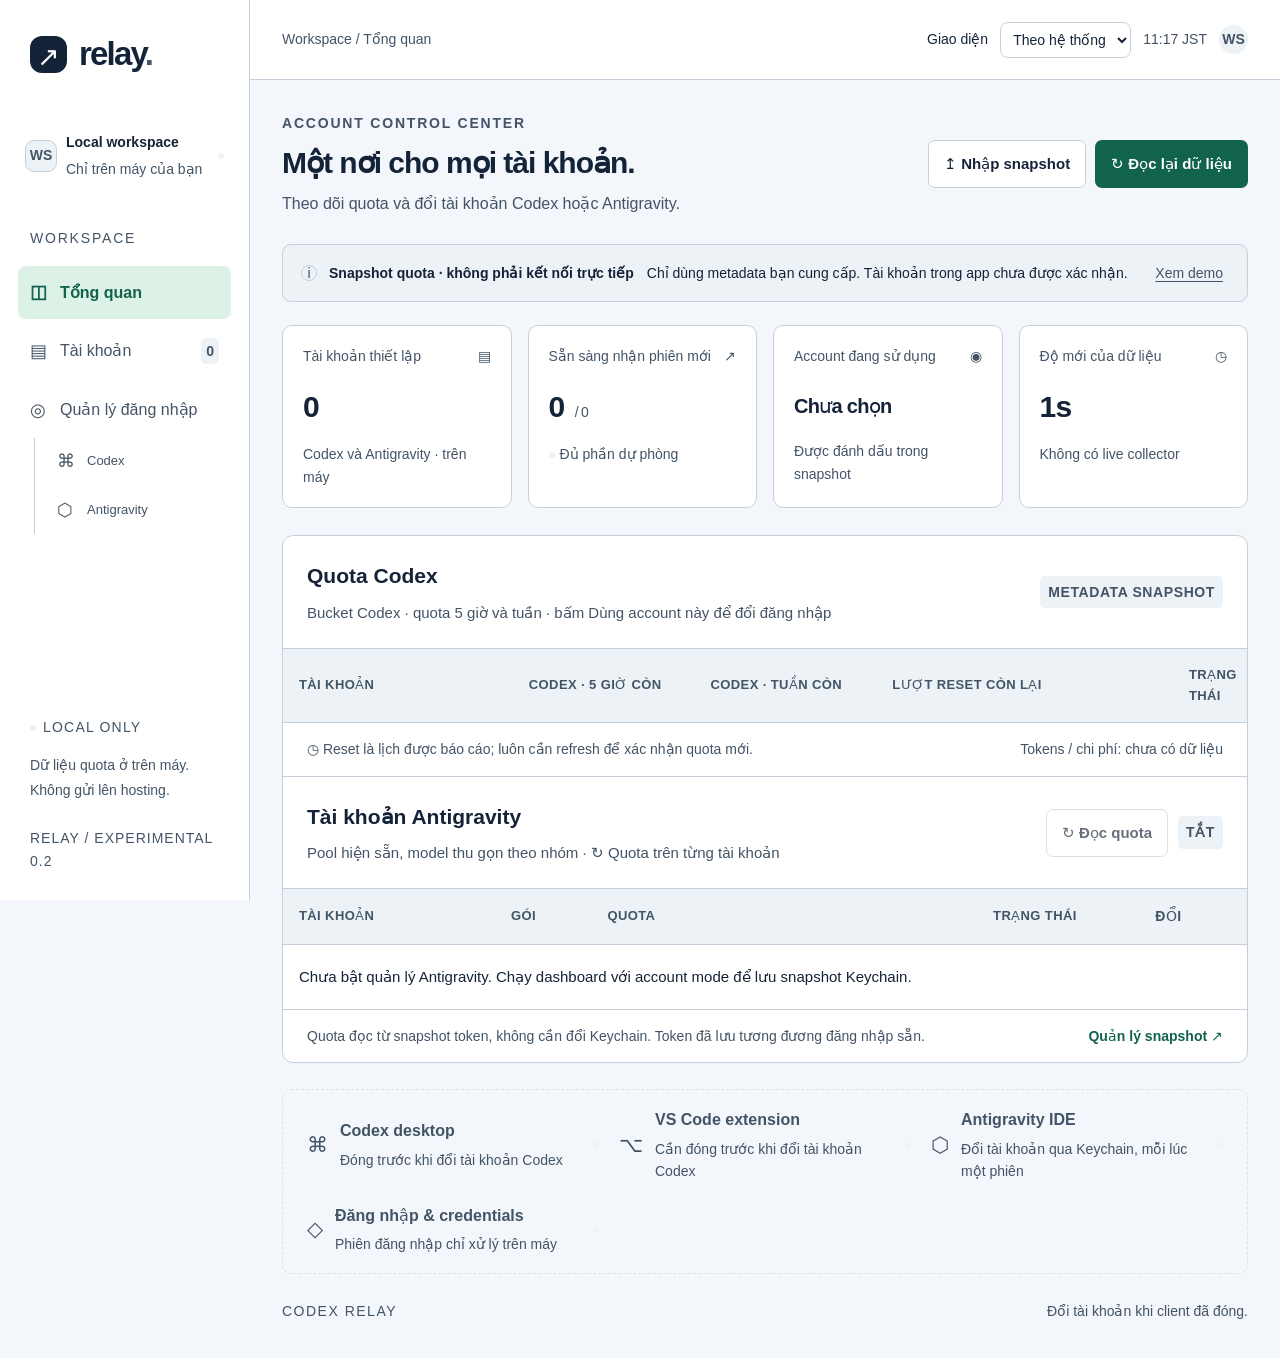
<file: Codex Relay.html>
<!doctype html>
<html lang="vi"><head><meta charset="utf-8"><meta http-equiv="Content-Security-Policy" content="default-src 'none'; script-src 'nonce-qEM3jAgRSEkEMNfBSomkqkdBoLhnMACe'; style-src 'unsafe-inline'; connect-src 'none'; base-uri 'none'; form-action 'none'"><meta name="viewport" content="width=device-width,initial-scale=1"><title>Codex Relay · Quota</title><style>:root{--ink:#192b2a;--muted:#7e8b88;--line:#e7ece9;--teal:#166c56;--mint:#e6f3eb;--bg:#f6f8f6;--amber:#bb7d30}*{box-sizing:border-box}html{scroll-behavior:smooth}body{margin:0;background:var(--bg);font:14px -apple-system,BlinkMacSystemFont,"Segoe UI",sans-serif;color:var(--ink)}button,input{font:inherit}button,a,input{touch-action:manipulation}button{cursor:pointer}button:focus-visible,a:focus-visible,input:focus-visible{outline:3px solid #49a68d;outline-offset:4px}a{text-decoration:none;color:inherit}.sidebar{width:230px;background:var(--surface);position:fixed;inset:0 auto 0 0;border-right:1px solid var(--line);padding:36px 22px;display:flex;flex-direction:column}.brand{display:flex;gap:12px;align-items:center;font-size:33px;font-weight:750;letter-spacing:-1.8px;padding:0 12px}.brand-icon{display:grid;place-items:center;background:var(--ink);color:var(--on-accent);border-radius:12px;width:37px;height:37px;font-size:27px;font-weight:400;letter-spacing:0}.brand-dot{color:var(--muted)}.workspace{margin:38px 0 34px;padding:12px 7px;display:flex;align-items:center;gap:9px;font-size:14px;font-weight:600}.workspace-icon{background:var(--surface-alt);border:1px solid var(--line);display:grid;place-items:center;width:32px;height:32px;border-radius:9px;font-size:14px;color:var(--muted)}.workspace small{display:block;color:var(--muted);font-size:14px;margin-top:5px;font-weight:400}.online,.small-dot{width:6px;height:6px;display:inline-block;background:var(--surface-alt);border-radius:50%}.workspace>.online{margin-left:auto}.nav-label{font-size:14px;letter-spacing:1.8px;color:var(--muted);margin:0 12px 17px}nav{display:grid;gap:6px}nav a{padding:13px 13px;border-radius:8px;color:var(--muted);font-size:14px;display:flex;gap:12px;align-items:center}nav a>span{font-size:18px;width:18px}nav a.selected{background:var(--surface-alt);color:var(--muted);font-weight:650}nav a.open{color:var(--ink);font-weight:650}.nav-group{display:flex;flex-direction:column;gap:2px}.nav-sub{display:flex;flex-direction:column;gap:2px;margin:0 0 4px 16px;padding-left:10px;border-left:1px solid var(--line)}.nav-sub a{padding:9px 12px;font-size:13px}nav b{margin-left:auto;background:var(--surface-alt);border-radius:5px;font-size:14px;padding:2px 5px}.sidebar-bottom{margin-top:auto;padding:16px 12px 0}.local-badge{font-size:14px;letter-spacing:1.2px;color:var(--muted);display:flex;align-items:center;gap:7px}.sidebar-bottom p{font-size:14px;line-height:1.8;color:var(--muted)}.version{display:block;font-size:14px;letter-spacing:1px;margin-top:24px;color:var(--muted)}main{margin-left:230px}header{height:76px;border-bottom:1px solid var(--line);display:flex;justify-content:space-between;align-items:center;padding:0 42px;background:var(--surface)}.breadcrumb{font-size:14px;color:var(--muted)}.breadcrumb span{margin:0 12px;color:var(--muted)}.header-right{display:flex;gap:23px;align-items:center;font-size:14px;color:var(--muted)}.avatar{width:29px;height:29px;border-radius:50%;background:var(--surface-alt);color:var(--muted);display:grid;place-items:center;font-size:14px;font-weight:650}.page{padding:38px 42px 20px;max-width:1600px;margin:auto}.heading{display:flex;justify-content:space-between;align-items:center;gap:20px;margin-bottom:28px}.eyebrow{font-size:14px;letter-spacing:1.8px;font-weight:700;color:var(--muted)}.heading h1{font-size:29px;letter-spacing:-1px;font-weight:600;margin:10px 0 9px}.heading p{font-size:14px;color:var(--muted);margin:0}.heading-actions{display:flex;gap:9px}.button{border:1px solid transparent;border-radius:7px;padding:11px 15px;font-size:14px;font-weight:550;white-space:nowrap;transition:background .15s}.primary{background:var(--teal);color:var(--on-accent)}.primary:hover{background:var(--surface-alt)}.secondary{border-color:var(--line);background:var(--surface);color:var(--muted)}.secondary:hover{background:var(--surface-alt)}.notice{display:flex;align-items:center;gap:12px;padding:15px 18px;background:var(--surface-alt);border:1px solid var(--line);border-radius:9px;margin-bottom:23px}.notice-icon{color:var(--muted);border:1px solid var(--line);border-radius:50%;font-size:14px;width:16px;height:16px;text-align:center;line-height:14px;flex-shrink:0}.notice strong{font-size:14px;margin-right:13px;color:var(--muted)}.notice div>span{font-size:14px;color:var(--muted)}.text-button{margin-left:auto;flex-shrink:0;background:none;border:0;color:var(--muted);font-size:14px;text-decoration:underline;text-underline-offset:3px}.metrics{display:grid;grid-template-columns:repeat(4,minmax(0,1fr));gap:16px;margin-bottom:27px}.metrics article{background:var(--surface);border:1px solid var(--line);border-radius:10px;padding:19px 20px}.metric-label{font-size:14px;color:var(--muted);display:flex;justify-content:space-between}.metric-label>span{color:var(--muted)}.metric-value{font-size:29px;font-weight:550;letter-spacing:-.7px;margin:16px 0 12px;font-variant-numeric:tabular-nums}.metric-value small{font-size:14px;color:var(--muted);font-weight:400;margin-left:7px}.metric-value.account-name{font-size:25px}.metric-footer{font-size:14px;color:var(--muted);display:flex;align-items:center;gap:5px}.panel{background:var(--surface);border:1px solid var(--line);border-radius:11px;overflow:hidden}.panel-heading{padding:23px 24px;display:flex;justify-content:space-between;align-items:center;gap:15px}.panel-heading h2{font-size:15px;font-weight:600;margin:0 0 8px}.panel-heading p{font-size:14px;color:var(--muted);margin:0}.chip{border-radius:5px;padding:5px 8px;font-size:14px;font-weight:650;letter-spacing:.6px;white-space:nowrap}.neutral{background:var(--surface-alt);color:var(--muted)}.mint{background:var(--mint);color:var(--muted)}.amber-chip{background:var(--surface-alt);color:var(--muted)}.blue-chip{background:var(--surface-alt);color:var(--muted)}.table-scroll{overflow:auto}table{border-collapse:collapse;width:100%;table-layout:fixed;text-align:left}thead{background:var(--surface-alt)}th{font-size:14px;color:var(--muted);font-weight:550;letter-spacing:.8px;padding:13px 24px;border-top:1px solid var(--line);border-bottom:1px solid var(--line)}th:first-child{width:25%}th:nth-child(2),th:nth-child(3){width:24%}th:nth-child(4){width:17%}th:last-child{width:10%;padding-left:0;text-align:center}.last-col{font-size:14px}td{padding:21px 24px;border-bottom:1px solid #f0f3ee;vertical-align:middle}tr.current{background:var(--surface-alt)}.account-cell{display:flex;gap:11px;align-items:center}.account-icon{width:32px;height:32px;border-radius:10px;display:grid;place-items:center;background:var(--surface-alt);color:var(--muted);font-size:14px;font-weight:600;flex-shrink:0}.account-cell strong{font-size:14px;display:block;font-weight:600}.account-cell small{display:block;color:var(--muted);font-size:14px;margin-top:6px}.account-top{display:flex;align-items:center;gap:7px}.mini-active{width:5px;height:5px;background:var(--surface-alt);border-radius:50%}.quota-top{display:flex;justify-content:space-between;align-items:baseline;gap:4px}.quota-top strong{font-size:14px;font-weight:550;font-variant-numeric:tabular-nums}.quota-top span{font-size:14px;color:var(--muted)}.bar{height:4px;background:var(--surface-alt);border-radius:5px;overflow:hidden;margin:8px 0}.bar-fill{height:100%;background:var(--surface-alt);border-radius:5px}.bar-fill.warning{background:var(--surface-alt)}.bar-fill.low{background:var(--surface-alt)}.quota-reset{font-size:14px;color:var(--muted)}.quota-unknown{color:var(--muted);font-size:14px}.row-state{display:flex;align-items:center;gap:5px;font-size:14px;color:var(--muted)}.row-state.amber{color:var(--muted)}.row-state.active{color:var(--muted)}.toggle-cell{text-align:center;padding:18px 12px}.toggle{appearance:none;width:29px;height:17px;background:var(--surface-alt);border-radius:20px;position:relative;cursor:pointer;vertical-align:middle;transition:.2s}.toggle:checked{background:var(--surface-alt)}.toggle:before{content:"";height:11px;width:11px;background:var(--surface);border-radius:50%;position:absolute;top:3px;left:3px;box-shadow:0 1px 2px #0002;transition:.2s}.toggle:checked:before{transform:translateX(12px)}.table-footer{display:flex;justify-content:space-between;padding:15px 24px;gap:10px;font-size:14px;color:var(--muted)}.bottom-grid{display:grid;grid-template-columns:1.2fr 1fr;gap:22px;margin-top:23px}.strategy-panel .panel-heading{padding-bottom:18px}.strategy-panel h2{font-size:18px;margin:10px 0 0;letter-spacing:-.4px}.strategy-tabs{display:flex;margin:0 24px;background:var(--surface-alt);border-radius:7px;padding:4px;gap:4px}.strategy-tabs button{flex:1;border:0;background:none;padding:9px 5px;font-size:14px;color:var(--muted);border-radius:5px}.strategy-tabs button.active{background:var(--surface);box-shadow:0 1px 4px #1d402a12;color:var(--muted);font-weight:650}.strategy-description{font-size:14px;line-height:1.8;color:var(--muted);margin:14px 24px 20px;min-height:35px}.setting{padding:0 24px;margin-bottom:22px}.setting label{display:flex;justify-content:space-between;font-size:14px;color:var(--muted);gap:10px}.setting strong{font-size:14px;color:var(--muted);font-weight:550}.setting input{width:100%;margin:15px 0 7px;accent-color:#4d8b65;cursor:pointer;height:4px}.range-labels{display:flex;justify-content:space-between;font-size:14px;color:var(--muted)}.policy-summary{margin:0 24px 15px;font-size:14px;color:var(--muted);background:var(--surface-alt);border:1px solid var(--line);border-radius:7px;line-height:1.8;padding:12px 15px}.method-note{padding:0 24px 22px;color:var(--muted);font-size:14px;line-height:1.7}.decision-panel{background:var(--surface-alt);border-color:var(--line)}.decision-panel .panel-heading{padding-bottom:12px}.signal{color:var(--muted);font-size:20px}.decision-panel>h2{font-size:22px;font-weight:550;letter-spacing:-.5px;margin:0 24px 10px}.decision-panel>p{font-size:14px;line-height:1.8;color:var(--muted);margin:0 24px 20px}.route{margin:0 24px 22px;border:1px solid var(--line);border-radius:9px;background:var(--surface-alt);padding:17px 19px;display:flex;align-items:center;justify-content:space-between}.route-label{display:block;font-size:14px;letter-spacing:1.1px;color:var(--muted);margin-bottom:8px}.route strong{font-size:16px;font-weight:550;color:var(--muted)}.route-arrow{color:var(--muted);font-size:20px}.ranking-label{font-size:14px;letter-spacing:1px;color:var(--muted);margin:0 24px 10px}#ranking{margin:0 24px 18px}.rank{display:flex;align-items:center;gap:8px;padding:8px 0;border-bottom:1px solid #e2eadf;font-size:14px;color:var(--muted)}.rank-number{font-size:14px;width:13px;color:var(--muted)}.rank-score{margin-left:auto;font-size:14px}.full{display:flex;width:calc(100% - 48px);justify-content:space-between;margin:0 24px 12px}.execution-note{text-align:center;color:var(--muted);font-size:14px;padding:0 16px 23px;line-height:1.6}.execution-note strong{font-weight:500;color:var(--muted)}.connections{display:grid;grid-template-columns:repeat(3,1fr);gap:20px;margin-top:26px;border:1px dashed #dce4d9;border-radius:9px;padding:17px 24px}.connections>div{display:flex;gap:12px;align-items:center}.connections>div>span:first-child{font-size:21px;color:var(--muted)}.connections strong{display:block;font-size:14px;font-weight:550;color:var(--muted)}.connections small{font-size:14px;color:var(--muted);display:block;margin-top:5px}.status-dot{width:5px;height:5px;border-radius:50%;margin-left:auto}.status-dot.amber{background:var(--surface-alt)}.status-dot.green{background:var(--surface-alt)}footer{display:flex;justify-content:space-between;color:var(--muted);font-size:14px;letter-spacing:1.5px;padding:26px 0 4px}footer span{letter-spacing:0;font-size:14px}.error{padding:12px 16px;color:var(--muted);background:var(--surface-alt);border:1px solid var(--line);border-radius:8px;font-size:14px;margin-bottom:18px}dialog{border:1px solid var(--line);border-radius:14px;max-width:600px;width:calc(100% - 32px);padding:26px;box-shadow:0 20px 80px #12332130;color:var(--ink)}dialog::backdrop{background:var(--surface-alt);backdrop-filter:blur(3px)}.dialog-header{display:flex;justify-content:space-between;align-items:center}.dialog-header h2{font-size:22px;font-weight:550}.icon-button{background:none;border:0;font-size:26px;color:var(--muted);padding:8px}#plan-content p{font-size:14px;line-height:1.8;color:var(--muted)}#plan-content ol{padding-left:25px}#plan-content li{padding:9px 0 9px 8px;font-size:14px;line-height:1.6}.dialog-footer{display:flex;justify-content:flex-end;gap:10px;border-top:1px solid var(--line);padding-top:20px;margin-top:18px}button:disabled{opacity:.45;cursor:default}
@media(min-width:1600px){.page{padding-top:45px}}@media(max-width:1200px){.sidebar{width:190px;padding-left:16px;padding-right:16px}main{margin-left:190px}.page{padding:30px 25px}header{padding:0 25px}.heading h1{font-size:25px}.metrics{gap:10px}.metrics article{padding:16px 14px}.heading-actions{flex-direction:column}.notice div>span{display:block;margin-top:5px}td,th{padding-left:15px;padding-right:15px}.table-footer{font-size:14px}.connections{padding:15px}}@media(max-width:900px){.nav-sub{margin-left:0;padding-left:0;border-left:0}.sidebar{width:72px;padding:27px 12px}.brand{padding:0;font-size:0}.brand-icon{font-size:25px}.workspace,.nav-label,.sidebar-bottom{display:none}nav{margin-top:40px}nav a{font-size:0;padding:12px;gap:0}nav a>span{font-size:20px}nav b{display:none}main{margin-left:72px}.metrics{grid-template-columns:repeat(2,1fr)}.bottom-grid{grid-template-columns:1fr}.connections{grid-template-columns:1fr;gap:18px}.connections>div{max-width:350px}.heading{align-items:flex-start}.heading h1{font-size:24px}table{min-width:730px}.heading-actions{flex-direction:row}.heading-actions .button{font-size:0}.heading-actions .button:first-letter{font-size:17px}.table-footer{flex-direction:column}.notice{align-items:flex-start}.notice strong{line-height:1.7}.text-button{margin-top:3px}}@media(max-width:540px){.sidebar{display:none}main{margin-left:0}.page{padding:25px 16px}header{height:55px;padding:0 16px}.heading{gap:10px}.heading h1{font-size:21px;line-height:1.3}.heading p{font-size:14px;line-height:1.7}.eyebrow{font-size:14px;letter-spacing:1.2px}.heading-actions{gap:5px}.heading-actions .button{padding:9px}.metrics article{padding:16px 13px}.metric-label{font-size:14px}.metric-value{font-size:25px}.metric-footer{font-size:14px}.panel-heading{padding:20px}.panel-heading p{font-size:14px;line-height:1.6}.notice{padding:12px;gap:8px}.notice div>span{font-size:14px;line-height:1.6}.notice strong{font-size:14px}.text-button{font-size:14px}footer{gap:20px;font-size:14px}footer span{font-size:14px;line-height:1.6}.strategy-tabs,.route,#ranking{margin-left:20px;margin-right:20px}.setting{padding:0 20px}}

.account-help{font-size:14px;line-height:1.8;color:var(--muted)}.capture-controls{display:flex;flex-wrap:wrap;gap:10px;align-items:center;padding:15px 0}.capture-controls label{width:100%;font-size:14px}.capture-controls input{padding:10px;border:1px solid var(--line);border-radius:6px;min-width:160px;flex:1}.saved-account{display:flex;justify-content:space-between;gap:15px;align-items:center;border-top:1px solid #e7ece9;padding:16px 0}.saved-account strong{display:block;font-size:14px}.saved-account small{display:block;color:var(--muted);font-size:14px;margin-top:6px}

.metric-value.account-name{font-size:16px;overflow:hidden;text-overflow:ellipsis;white-space:nowrap;padding-top:7px;padding-bottom:6px}.account-cell strong,.route strong{overflow-wrap:anywhere}#account-dialog{max-width:820px}.saved-account{display:grid;grid-template-columns:minmax(150px,1fr) minmax(180px,1.15fr) auto;gap:14px}.saved-details{min-width:0;overflow-wrap:anywhere}.saved-details .chip{display:inline-block;margin-top:8px}.alias-editor{display:flex;gap:6px}.alias-editor input{min-width:0;width:100%;padding:9px;border:1px solid var(--line);border-radius:6px;font:inherit;font-size:14px}.account-actions{display:flex;flex-wrap:wrap;gap:6px;justify-content:flex-end}.danger-outline{background:var(--surface);border-color:var(--line);color:var(--muted)}.danger{background:var(--surface-alt);color:var(--on-accent)}.login-status{display:flex;flex-wrap:wrap;gap:10px;align-items:center;padding:14px;background:var(--surface-alt);border-radius:8px;font-size:14px;line-height:1.7;margin-bottom:12px}.login-status[hidden]{display:none}.login-status>span{width:100%}@media(max-width:740px){.saved-account{grid-template-columns:1fr}.account-actions{justify-content:flex-start}.metric-value.account-name{font-size:14px}}

.account-refresh{margin-top:8px;padding:5px 10px;font-size:14px}.quota-countdown{font-variant-numeric:tabular-nums;margin-top:5px}
.use-account{white-space:nowrap;min-height:36px;padding:8px 12px}
.quota-block{margin:0 0 14px}.quota-block:last-child{margin-bottom:0}
.quota-block .quota-top strong{font-size:18px}
#antigravity-accounts-table .account-actions{flex-direction:column;align-items:stretch;gap:8px;margin-top:0}

.rotation-runner{margin-top:24px}.runner-content{padding:0 24px 24px}.runner-actions{display:flex;gap:10px;flex-wrap:wrap}.rotation-option{display:flex;gap:10px;margin:18px 0;line-height:1.6}#rotation-dialog{max-width:820px}#rotation-sessions{max-height:320px;overflow:auto}.rotation-session{display:flex;align-items:flex-start;gap:10px;padding:12px 0;border-bottom:1px solid var(--line)}.rotation-session small{display:block;color:var(--muted);overflow-wrap:anywhere;margin-top:5px}.handoff-artifact{display:block;margin-top:12px;overflow-wrap:anywhere}.runner-content p{line-height:1.7}#rotation-artifacts code{user-select:all}

.managed-workflow{border-top:1px solid var(--line);padding:16px 0;margin-top:16px}.managed-workflow summary{cursor:pointer;font-weight:600}.binding-row{overflow-wrap:anywhere}.binding-row small,.binding-row code{display:block;font-size:14px;margin-top:4px}.managed-workflow input,.managed-workflow select{max-width:100%;padding:8px;border:1px solid var(--line);border-radius:6px}.managed-workflow .runner-actions{margin:12px 0}.managed-history{font-size:14px;line-height:1.8;padding-left:20px}

/* Readable theme tokens, shared by every page and dialog. */
:root{color-scheme:light;--ink:#142337;--muted:#425466;--line:#c5cfda;--surface:#fff;--surface-alt:#edf2f7;--bg:#f3f6fa;--teal:#12634d;--mint:#ddf2e7;--on-accent:#fff;--amber:#865300;--danger:#b42318}
:root[data-theme="dark"]{color-scheme:dark;--ink:#edf4ff;--muted:#b8c6da;--line:#40516a;--surface:#162032;--surface-alt:#202d43;--bg:#0b1220;--teal:#67e0b3;--mint:#143d34;--on-accent:#092218;--amber:#ffd080;--danger:#ffadab}
body{font-size:16px;line-height:1.6}.page{max-width:1760px;padding:32px}.sidebar{width:250px;padding:28px 18px;overflow-y:auto}main{margin-left:250px}header{padding:0 32px;height:auto;min-height:80px;gap:16px}.header-right{flex-wrap:wrap;gap:12px}.theme-label{font-size:14px;color:var(--ink)}#theme-select{padding:8px;border:1px solid var(--line);border-radius:8px}
nav a{font-size:16px;padding:12px}nav a.selected{background:var(--mint);color:var(--teal)}nav a:hover{background:var(--surface-alt)}.heading{flex-wrap:wrap}.heading h1,.account-management h1{font-size:30px;line-height:1.25}.heading p{font-size:16px}.heading-actions{flex-wrap:wrap}.panel-heading h2{font-size:21px}.button{font-size:15px;min-height:42px}.metric-value.account-name{font-size:20px;white-space:normal;overflow-wrap:anywhere}.metric-value{font-size:30px}.metric-label,.metric-footer{font-size:14px}.panel-heading p{font-size:15px}.primary{background:var(--teal);color:var(--on-accent)}.primary:hover{filter:brightness(.9);background:var(--teal)}.secondary,.icon-button{color:var(--ink)}.secondary:hover{background:var(--surface-alt)}.notice{background:var(--surface-alt)}.notice strong,.notice div>span{color:var(--ink)}.neutral{background:var(--surface-alt);color:var(--muted)}.mint,.row-state.active,.setting strong{color:var(--teal)}.row-state.amber,.amber-chip{color:var(--amber)}.danger-outline,.error{color:var(--danger);background:var(--surface)}.danger{background:#a32828;color:#fff}
input,select,textarea{font:inherit;color:var(--ink);background:var(--surface);border-color:var(--line);accent-color:var(--teal)}input::placeholder{color:var(--muted);opacity:1}dialog{background:var(--surface);color:var(--ink)}.account-management{max-width:1400px}.account-management .dialog-header{margin-bottom:20px}.account-management .icon-button{font-size:15px}.account-help{font-size:15px;color:var(--muted);line-height:1.7}.saved-account strong{font-size:17px}.saved-account small{font-size:14px}.saved-account input{font-size:16px}.capture-controls label{font-size:16px;font-weight:600}.capture-controls input{font-size:16px}#saved-accounts{margin-top:24px}
.table-scroll table{min-width:1080px;table-layout:auto}th{font-size:13px;color:var(--muted);letter-spacing:.03em;padding:16px}td{font-size:15px;padding:20px 16px;border-color:var(--line)}th:first-child{width:23%}th:nth-child(2),th:nth-child(3){width:18%}th:nth-child(4){width:30%}th:last-child{width:11%}.account-cell strong{font-size:16px}.account-cell small,.quota-top span,.quota-reset,.quota-countdown,.table-footer,.method-note,.execution-note,.connections small,footer,footer span{font-size:14px}.quota-top strong{font-size:23px}.row-state{font-size:15px}.bar{height:8px;background:var(--line)}.bar-fill{background:var(--teal)}.bar-fill.warning{background:var(--amber)}.bar-fill.low{background:var(--danger)}.toggle{background:var(--line);width:38px;height:24px}.toggle:checked{background:var(--teal)}.toggle:before{background:var(--surface);width:18px;height:18px}.toggle:checked:before{transform:translateX(14px)}.strategy-description,.policy-summary,.decision-panel>p{font-size:15px}.setting label{font-size:16px}.range-labels{font-size:14px}.connections strong{font-size:16px}.account-refresh{font-size:14px}.binding-row code,.binding-row small,.managed-history{font-size:14px}.route strong{font-size:18px}.button:disabled{opacity:.65}.sidebar-bottom p,.version{color:var(--muted)}[hidden]{display:none!important}
@media(max-width:1100px){.metrics{grid-template-columns:repeat(2,minmax(0,1fr))}.bottom-grid{grid-template-columns:1fr}.saved-account{grid-template-columns:1fr}.account-actions{justify-content:flex-start}}
@media(max-width:760px){.sidebar{position:static;width:auto;padding:16px}.sidebar nav{display:flex;flex-wrap:wrap}.sidebar-bottom,.workspace,.nav-label{display:none}main{margin-left:0}.page{padding:20px 16px}header{padding:16px;flex-wrap:wrap}.metrics{grid-template-columns:1fr 1fr}.heading h1{font-size:26px}.metric-value.account-name{font-size:18px}.connections{grid-template-columns:1fr}.brand{font-size:28px}.theme-label{display:none}}

.relay-logs{margin:24px 0}.relay-logs pre{max-height:360px;min-height:140px;overflow:auto;white-space:pre-wrap;overflow-wrap:anywhere;background:var(--bg);color:var(--text);border:1px solid currentColor;border-radius:8px;padding:16px;font-size:14px;line-height:1.6}.relay-logs label{display:block;margin-bottom:12px}

.reset-credits-cell{min-width:210px;max-width:320px}.reset-credits-cell details{margin-top:8px;font-size:14px;line-height:1.6}.reset-credits-cell summary{cursor:pointer}.reset-credits-cell details div{margin-top:8px;overflow-wrap:anywhere}
.quota-groups{margin-top:8px;font-size:14px;line-height:1.6}.quota-groups summary{cursor:pointer}.quota-groups div{margin-top:6px;overflow-wrap:anywhere}

#reset-dialog{width:min(560px,calc(100vw - 32px));max-height:85vh;overflow:auto}#reset-dialog-message{white-space:pre-line;line-height:1.7;overflow-wrap:anywhere}#reset-dialog .dialog-footer{gap:12px;justify-content:flex-end}

#gemini-provider,#antigravity-provider{padding:24px;margin:24px 0}#gemini-provider .saved-account,#antigravity-provider .saved-account{grid-template-columns:minmax(0,1fr)}#gemini-provider pre,#antigravity-provider pre{max-width:100%;overflow:auto;white-space:pre-wrap;overflow-wrap:anywhere;padding:12px;background:var(--bg);border:1px solid var(--line);border-radius:6px}#gemini-provider .alias-editor,#antigravity-provider .alias-editor{flex-wrap:wrap;align-items:center}#gemini-provider .alias-editor input,#antigravity-provider .alias-editor input{flex:1 1 180px}#gemini-provider .gemini-header,#antigravity-provider .gemini-header{display:flex;flex-wrap:wrap;justify-content:space-between;align-items:center;gap:12px;margin-bottom:10px}#gemini-provider details,#antigravity-provider details{margin-top:12px}#gemini-provider summary,#antigravity-provider summary{cursor:pointer}#antigravity-provider .account-actions{justify-content:flex-start;margin-top:10px}
.provider-accounts{border-top:1px solid var(--line)}
#antigravity-accounts-table{table-layout:auto;min-width:960px}
#antigravity-accounts-table th:first-child{width:22%}
#antigravity-accounts-table th:nth-child(2){width:10%}
#antigravity-accounts-table th:nth-child(3){width:40%}
#antigravity-accounts-table th:nth-child(4){width:16%}
#antigravity-accounts-table th:last-child{width:12%;text-align:left;padding-left:24px}
.quota-groups-cell .quota-group{margin:0 0 10px}
.quota-groups-cell .quota-group:last-child{margin-bottom:0}
.quota-group-name{font-size:13px;font-weight:650;margin-bottom:4px;display:flex;gap:8px;align-items:baseline;flex-wrap:wrap}
.quota-tag{font-size:12px;font-weight:550;color:var(--muted)}
.quota-block.compact{margin:0 0 6px}
.quota-block.compact .quota-top{font-size:12px}
.quota-block.compact .bar{margin:4px 0}
.quota-block.compact .quota-reset{font-size:12px}
.quota-window-label{color:var(--muted)}
.quota-models{margin-top:2px;font-size:12px;color:var(--muted)}
.quota-models summary{cursor:pointer;font-weight:550;color:var(--muted)}
.quota-model{display:flex;gap:8px;align-items:baseline;padding:3px 0 3px 2px}
.quota-model-name{color:var(--ink)}
.quota-model-pct{margin-left:auto;font-variant-numeric:tabular-nums;font-weight:550}
.provider-accounts .heading-actions{display:flex;align-items:center;gap:10px}
#antigravity-accounts-table td.last-col{text-align:left}
.provider-accounts .table-footer a{color:var(--teal);font-weight:550}
</style></head>
<body>
<aside class="sidebar"><a class="brand" href="#overview" aria-label="Codex Relay"><span class="brand-icon">↗</span><span>relay<span class="brand-dot">.</span></span></a><div class="workspace"><span class="workspace-icon">WS</span><div>Local workspace<small>Chỉ trên máy của bạn</small></div><span class="online"></span></div><p class="nav-label">WORKSPACE</p><nav><a class="selected" href="#overview"><span>◫</span> Tổng quan</a><a href="#accounts"><span>▤</span> Tài khoản <b id="nav-count">4</b></a><div class="nav-group"><a id="manage-accounts" href="#login"><span>◎</span> Quản lý đăng nhập</a><div class="nav-sub"><a href="#codex-provider"><span>⌘</span> Codex</a><a href="#antigravity-provider"><span>⬡</span> Antigravity</a></div></div></nav><div class="sidebar-bottom"><div class="local-badge"><span class="online"></span> LOCAL ONLY</div><p>Dữ liệu quota ở trên máy.<br>Không gửi lên hosting.</p><span class="version">RELAY / EXPERIMENTAL 0.2</span></div></aside>
<main id="overview"><header><div class="breadcrumb">Workspace <span>/</span> Tổng quan</div><div class="header-right"><label class="theme-label" for="theme-select">Giao diện</label><select id="theme-select" aria-label="Giao diện sáng tối"><option value="system">Theo hệ thống</option><option value="light">Sáng</option><option value="dark">Tối</option></select><span id="clock"></span><span class="avatar">WS</span></div></header>
<section class="page" id="dashboard-page"><div class="heading"><div><div class="eyebrow">ACCOUNT CONTROL CENTER</div><h1>Một nơi cho mọi tài khoản.</h1><p>Theo dõi quota và đổi tài khoản Codex hoặc Antigravity.</p></div><div class="heading-actions"><input id="import-file" type="file" accept="application/json,.json" hidden><button id="import" class="button secondary">↥ Nhập snapshot</button><button id="refresh" class="button primary">↻ Đọc lại dữ liệu</button></div></div>
<div class="notice" id="notice"><span class="notice-icon">i</span><div><strong id="mode-title">Đang tải dữ liệu</strong><span id="mode-text">Đang kết nối dashboard local…</span></div><button id="demo" class="text-button">Xem demo</button></div>
<div id="error" role="alert" class="error" hidden></div>
<div class="metrics"><article><div class="metric-label">Tài khoản thiết lập <span>▤</span></div><div class="metric-value" id="count">—</div><div class="metric-footer">Codex và Antigravity · trên máy</div></article><article><div class="metric-label">Sẵn sàng nhận phiên mới <span>↗</span></div><div class="metric-value"><span id="ready">—</span><small id="ready-total"></small></div><div class="metric-footer"><span class="small-dot"></span> Đủ phần dự phòng</div></article><article><div class="metric-label">Account đang sử dụng <span>◉</span></div><div class="metric-value account-name" id="active-name">—</div><div class="metric-footer" id="active-note">Chưa có dữ liệu</div></article><article><div class="metric-label">Độ mới của dữ liệu <span>◷</span></div><div class="metric-value" id="freshness">—</div><div class="metric-footer" id="source">Chưa kết nối tài khoản</div></article></div>
<section class="panel accounts-panel" id="accounts"><div class="panel-heading"><div><h2>Quota Codex</h2><p>Bucket Codex · quota 5 giờ và tuần · bấm Dùng account này để đổi đăng nhập</p></div><span class="chip neutral" id="snapshot-badge">SNAPSHOT</span></div><div class="table-scroll"><table><thead><tr><th>TÀI KHOẢN</th><th>CODEX · 5 GIỜ CÒN</th><th>CODEX · TUẦN CÒN</th><th>LƯỢT RESET CÒN LẠI</th><th>TRẠNG THÁI</th><th class="last-col">ĐỔI</th></tr></thead><tbody id="accounts-body"></tbody></table></div><div class="table-footer"><span>◷ Reset là lịch được báo cáo; luôn cần refresh để xác nhận quota mới.</span><span id="token-summary">Tokens / chi phí: chưa có dữ liệu</span></div><div class="provider-accounts" id="antigravity-accounts-block"><div class="panel-heading"><div><h2>Tài khoản Antigravity</h2><p>Pool hiện sẵn, model thu gọn theo nhóm · ↻ Quota trên từng tài khoản</p></div><div class="heading-actions"><button id="antigravity-quota-refresh" class="button secondary">↻ Đọc quota</button><span class="chip neutral" id="antigravity-accounts-badge">KEYCHAIN</span></div></div><div class="table-scroll"><table id="antigravity-accounts-table"><thead><tr><th>TÀI KHOẢN</th><th>GÓI</th><th>QUOTA</th><th>TRẠNG THÁI</th><th class="last-col">ĐỔI</th></tr></thead><tbody id="antigravity-accounts-body"></tbody></table></div><div class="table-footer"><span>Quota đọc từ snapshot token, không cần đổi Keychain. Token đã lưu tương đương đăng nhập sẵn.</span><a href="#antigravity-provider">Quản lý snapshot ↗</a></div></div></section>
<section id="connection" class="connections"><div><span>⌘</span><div><strong>Codex desktop</strong><small>Đóng trước khi đổi tài khoản Codex</small></div><span class="status-dot amber"></span></div><div><span>⌥</span><div><strong>VS Code extension</strong><small>Cần đóng trước khi đổi tài khoản Codex</small></div><span class="status-dot amber"></span></div><div><span>⬡</span><div><strong>Antigravity IDE</strong><small>Đổi tài khoản qua Keychain, mỗi lúc một phiên</small></div><span class="status-dot amber"></span></div><div><span>◇</span><div><strong>Đăng nhập & credentials</strong><small>Phiên đăng nhập chỉ xử lý trên máy</small></div><span class="status-dot green"></span></div></section><footer>CODEX RELAY <span>Đổi tài khoản khi client đã đóng.</span></footer></section>
<section id="account-dialog" class="page account-management" hidden><div class="dialog-header"><div><div class="eyebrow" id="manage-eyebrow">LOCAL FILE AUTH</div><h1 id="manage-title">Quản lý đăng nhập</h1></div><button id="close-accounts" class="icon-button" aria-label="Về tổng quan">← Tổng quan</button></div>
<section id="codex-provider"><p class="account-help">Mở dashboard trong Safari/Chrome riêng. Đổi file đăng nhập không chuyển context. Force switch gửi SIGKILL tới process tên codex (CLI, Codex.app, app-server), giữ VS Code, rồi ghi auth.json. Extension có thể tự spawn lại Codex với account mới.</p><p class="account-help">Thêm tài khoản qua đăng nhập Codex chính thức hoặc lưu đăng nhập local hiện tại. Alias để trống sẽ hiển thị email. Token chỉ lưu trên máy.</p><div class="capture-controls"><label for="profile-name">Alias tùy chọn</label><input id="profile-name" maxlength="80" placeholder="Ví dụ: Work 1"><button id="capture-account" class="button secondary">Lưu đăng nhập hiện tại</button><button id="login-account" class="button primary">Thêm tài khoản qua đăng nhập</button></div><div id="account-message" role="status" class="account-help"></div><div id="login-status" class="login-status" hidden><span id="login-status-text"></span><a id="login-link" class="button primary" target="_blank" rel="noopener noreferrer" hidden>Mở trang đăng nhập OpenAI</a><button id="cancel-login" class="button secondary">Hủy đăng nhập</button></div><div class="capture-controls"><label for="backup-password">Mật khẩu file backup (ít nhất 12 ký tự)</label><input id="backup-password" type="password" autocomplete="new-password" minlength="12"><p class="account-help">File mã hóa chứa phiên đăng nhập. Giữ file và mật khẩu riêng, không chia sẻ. Import giữ nguyên profile trùng đã có trên máy.</p><button id="export-accounts" class="button secondary">Export tài khoản</button><button id="import-accounts" class="button secondary">Import tài khoản</button><input id="backup-file" type="file" accept=".json" hidden></div><div id="saved-accounts"></div><div class="dialog-footer"><button id="restore-account" class="button secondary">Khôi phục chuyển bị gián đoạn</button><button id="refresh-accounts" class="button primary">Đọc lại danh sách</button></div></section>
<section class="panel" id="antigravity-provider"><div class="eyebrow">GOOGLE · ANTIGRAVITY IDE</div><h2>Antigravity · Đổi tài khoản Keychain</h2><p class="account-help">Từ Antigravity 2.6.0 token nằm trong macOS Keychain (mục gemini / antigravity). Relay lưu snapshot token trên máy, mỗi lúc chỉ một tài khoản sống. Đăng nhập sẵn trong IDE, bấm lưu, rồi đổi tài khoản bằng cách đóng IDE, ghi token kia vào Keychain và mở lại.</p><p class="account-help">Token đã lưu gần như tương đương đăng nhập sẵn vào tài khoản đó. Thư mục vault dùng quyền 700, có đánh dấu không đồng bộ iCloud, và Relay chỉ cho Antigravity.app cùng /usr/bin/security đọc mục Keychain — không cấp quyền cho tool bên thứ ba.</p><p id="antigravity-status" role="status">Đang đọc trạng thái…</p><div class="capture-controls"><label for="antigravity-alias">Alias tùy chọn</label><input id="antigravity-alias" maxlength="80" placeholder="Ví dụ: Google Work"><button id="antigravity-capture" class="button primary">Lưu phiên Keychain hiện tại</button><button id="antigravity-restore" class="button secondary">Khôi phục lần chuyển bị gián đoạn</button><button id="antigravity-refresh" class="button secondary">Đọc lại profile</button></div><label class="account-help"><input type="checkbox" id="antigravity-relaunch" checked> Tự đóng và mở lại Antigravity IDE khi đổi tài khoản</label><div id="antigravity-profiles"></div></section></section></main>
<dialog id="reset-dialog" aria-labelledby="reset-dialog-title" aria-describedby="reset-dialog-message"><h2 id="reset-dialog-title"></h2><p id="reset-dialog-message"></p><div class="dialog-footer"><button id="reset-dialog-cancel" class="button secondary" autofocus>Hủy</button><button id="reset-dialog-confirm" class="button primary" hidden>Dùng 1 lượt reset</button></div></dialog>
<dialog id="delete-account-dialog"><h2>Gỡ tài khoản khỏi Relay?</h2><p id="delete-account-label" class="account-help"></p><p class="account-help">Xóa profile và credential đã lưu của profile này. Không xóa tài khoản OpenAI, không thay đăng nhập Codex đang dùng. Các bản sao khôi phục trước đây được giữ nguyên.</p><div class="dialog-footer"><button id="cancel-delete-account" class="button secondary">Giữ lại</button><button id="confirm-delete-account" class="button danger">Gỡ profile</button></div></dialog>
<dialog id="use-account-dialog"><h2 id="use-account-title">Dùng account này</h2><p id="use-account-message"></p><label class="account-help" id="codex-force-wrap" hidden><input type="checkbox" id="codex-force-auth" checked> Force kill process tên codex, rồi ghi auth.json (giữ VS Code)</label><p id="use-account-error" role="alert"></p><div class="dialog-footer"><button id="use-account-cancel" class="button secondary">Hủy</button><button id="use-account-confirm" class="button primary">Đổi ngay</button></div></dialog>
<script nonce="qEM3jAgRSEkEMNfBSomkqkdBoLhnMACe">/* Standalone browser adapter. No network, filesystem, credential or app access. */
'use strict';
(() => {
  const number = n => typeof n === 'number' && Number.isFinite(n);
  const forbidden = new Set(['access_token','refresh_token','id_token','openai_api_key','authorization','password','client_secret','tokens','auth.json']);
  function metadata(value, depth = 0) {
    if (depth > 24) throw new Error('Snapshot quá sâu.');
    if (value && typeof value === 'object') {
      for (const [key, child] of Object.entries(value)) {
        if (forbidden.has(key.toLowerCase())) throw new Error('Chỉ nhận metadata quota; không nhập credentials.');
        metadata(child, depth + 1);
      }
    }
  }
  function options(raw = {}) {
    const result = {reserve:raw.reserve ?? 15, margin:raw.margin ?? 10, strategy:raw.strategy ?? 'reset_first', disabled:raw.disabled ?? []};
    if (!number(result.reserve) || result.reserve < 1 || result.reserve > 40 || !number(result.margin) || result.margin < 0 || result.margin > 20 || !['balanced','reset_first'].includes(result.strategy) || !Array.isArray(result.disabled) || result.disabled.length > 100 || result.disabled.some(k => typeof k !== 'string')) throw new Error('Cài đặt không hợp lệ.');
    return result;
  }
  function demo(now) {
    return {received_at:now, result:{schema_version:1,command:'list',active_account_key:'demo-1',accounts:[
      ['Studio',93,38,62],['Build',22,31,210],['Research',48,67,95],['Reserve',12,18,285]
    ].map(([name,short,week,reset],i) => ({account_key:`demo-${i+1}`,alias:name,auth_mode:'chatgpt',active:i===0,
      usage:{source:'api',refresh:{requested:true,method:'api',status:'ok'},
        primary:{used_percent:short,window_minutes:300,resets_at:now+reset*60},
        secondary:{used_percent:week,window_minutes:10080,resets_at:now+(3+i)*86400}}}))}};
  }
  function build(packet, raw = {}, now = Date.now()/1000, isDemo = false) {
    metadata(packet);
    const opts = options(raw), received = packet?.received_at, doc = packet?.result;
    if (!number(received) || received > now || now-received > 1e12 || doc?.schema_version !== 1 || doc.command !== 'list' || doc.error || !Array.isArray(doc.accounts) || (doc.active_account_key !== null && (typeof doc.active_account_key !== 'string' || !doc.active_account_key))) throw new Error('Snapshot không hợp lệ hoặc không đúng schema.');
    const seen = new Set(), threshold = 100-opts.reserve, entry = opts.strategy==='reset_first'?Math.min(70,Math.max(1,threshold-opts.margin)):Math.max(1,threshold-opts.margin);
    const accounts = doc.accounts.map(a => {
      if (!a || typeof a.account_key !== 'string' || !a.account_key || seen.has(a.account_key) || typeof a.active !== 'boolean' || a.active !== (a.account_key === doc.active_account_key)) throw new Error('Định danh hoặc account đang dùng không nhất quán.');
      seen.add(a.account_key);
      const usage = a.usage || {}, refresh = usage.refresh || {}, windows = [];
      let reason = '';
      if (typeof usage !== 'object' || Array.isArray(usage) || typeof refresh !== 'object' || Array.isArray(refresh)) throw new Error('Usage không hợp lệ.');
      if (a.auth_mode !== 'chatgpt') reason = 'Unsupported auth mode';
      else if (usage.source !== 'api' || refresh.requested !== true || refresh.method !== 'api' || refresh.status !== 'ok') reason = 'Refresh unavailable';
      for (const field of ['primary','secondary']) {
        const w = usage[field]; if (w == null) continue;
        if (!number(w.used_percent) || w.used_percent < 0 || w.used_percent > 100) { reason = 'Invalid window'; continue; }
        if (w.resets_at != null && (!number(w.resets_at) || w.resets_at <= now)) reason = 'Expired window';
        windows.push({used:w.used_percent,minutes:w.window_minutes,resets_at:w.resets_at});
      }
      if (!windows.length) reason = reason || 'Windows unavailable';
      const observed=usage.observed_at ?? received;
      if (!number(observed) || observed>now) reason='Invalid measurement timestamp';
      const excluded = opts.disabled.includes(a.account_key), stale = now-observed>60;
      const usable = !reason && !excluded && !stale;
      const eligible = usable && windows.every(w => w.used<entry);
      const keep = usable && windows.every(w => w.used<threshold);
      const bottleneck = windows.length ? 100-Math.max(...windows.map(w=>w.used)) : null;
      const short = windows.find(w=>w.minutes===300) || null, weekly=windows.find(w=>w.minutes===10080) || null;
      let bonus=0,score=eligible?bottleneck:null;
      if(eligible && opts.strategy==='reset_first' && short && weekly){
        const urgency=w=>number(w.resets_at)&&w.resets_at>now?Math.max(0,1-(w.resets_at-now)/(w.minutes*60)):0;
        const sr=100-short.used,wr=100-weekly.used;
        const rawBonus=wr*.20*urgency(weekly)+sr*.05*urgency(short);
        bonus=Math.round(rawBonus*100)/100;
        score=Math.round((wr*.45+sr*.20+bottleneck*.10+rawBonus)*100)/100;
      }
      return {id:a.account_key,name:typeof a.alias==='string' && a.alias ? a.alias:typeof a.email==='string' && a.email ? a.email:a.account_key,active:a.active,short,weekly,reset_credits:usage.reset_credits || null,windows,eligible,excluded,bottleneck_remaining:bottleneck,score,reset_bonus:bonus,can_keep:keep,
        reason:excluded?'Đã tạm loại khỏi vòng rotate':stale?'Dữ liệu đã cũ; cần đọc quota mới':reason?'Quota chưa được xác nhận':!eligible?'Chưa đủ dư địa cho một phiên mới':'Đủ quota ở tất cả cửa sổ được báo cáo'};
    });
    const active=accounts.find(a=>a.active); if (!active && doc.active_account_key !== null) throw new Error('Không có account đang dùng.');
    const ranked=accounts.filter(a=>!a.active && a.eligible).sort((a,b)=>b.score-a.score || a.id.localeCompare(b.id));
    let waitUntil=null;
    const activeUsage=doc.accounts.find(a=>a.active)?.usage || {};
    if(active && !active.can_keep && !active.excluded && activeUsage.refresh?.status==='ok' && now-(activeUsage.observed_at ?? received)<=60){
      const limiting=active.windows.filter(w=>w.used>=threshold);
      if(limiting.length && limiting.every(w=>number(w.resets_at)&&w.resets_at>now&&w.resets_at-now<=300))waitUntil=Math.max(...limiting.map(w=>w.resets_at))+1;
    }
    const action=!active?'pause':active.can_keep?'keep':waitUntil?'wait_reset':ranked.length?'handoff':'pause';
    return {demo:isDemo,received_at:received,now,stale:now-received>60,accounts,active:active?.id || null,target:action==='handoff'?ranked[0].id:null,ranking:ranked.map(a=>a.id),action,reset_wait_until:waitUntil,settings:opts,threshold,entry_threshold:entry,execution_enabled:false,integration:{desktop:'unverified',vscode:'unverified'},csrf:'offline',antigravity:{enabled:false,profiles:[]}};
  }
  let imported=null, currentOptions=options(), demoEnabled=false;
  globalThis.RELAY_LOCAL = {
    build, demo,
    async request(path,data) {
      try {
        const now=Date.now()/1000;
        if (path==='/api/settings') currentOptions=options(data);
        else if (path==='/api/import') { build(data,currentOptions,now); imported=data; }
        else if (path==='/api/demo') { imported=null; demoEnabled=true; }
        else if (path!=='/api/state') throw new Error('Unknown operation');
        const empty={received_at:now,result:{schema_version:1,command:'list',active_account_key:null,accounts:[]}};
        const result=build(imported || (demoEnabled ? demo(now) : empty),currentOptions,now,demoEnabled && imported===null);
        return {ok:true,async json(){return result;}};
      } catch(error) { return {ok:false,async json(){return {error:error.message};}}; }
    }
  };
})();

'use strict';
let view = null;
let busy = false;
const $ = id => document.getElementById(id);
const node = (tag, className, text) => { const el = document.createElement(tag); if (className) el.className = className; if (text !== undefined) el.textContent = text; return el; };
const fmt = new Intl.NumberFormat('vi-VN', {maximumFractionDigits: 1});
const pct = n => `${fmt.format(n)}%`;
function until(ts) {
  if (!Number.isFinite(ts)) return 'Chưa có lịch reset';
  const sec = ts - Date.now() / 1000;
  if (sec <= 0) return 'Đến lịch reset · cần xác nhận lại';
  const minutes = Math.ceil(sec / 60);
  if (minutes >= 1440) return `Reset sau ${Math.floor(minutes / 1440)}n ${Math.floor(minutes % 1440 / 60)}h`;
  if (minutes >= 60) return `Reset sau ${Math.floor(minutes / 60)}h ${minutes % 60}p`;
  return `Reset sau ${minutes} phút`;
}
function account(id) { return view.accounts.find(a => a.id === id); }
function setBusy(value) {
  busy = value;
  for (const el of document.querySelectorAll('#refresh,#import,#demo,.account-refresh,.use-account,.antigravity-refresh')) el.disabled = value || el.dataset.refreshing === 'true' || (!view && el.id !== 'refresh') || (view?.live && ['import','demo'].includes(el.id));
}
let pendingUse = null;
function canSwitchAccounts() {
  return !window.RELAY_LOCAL && !!view?.account_management && !busy;
}
function useAccountButton(kind, id, name, current, blocked) {
  const button = node('button', current ? 'button secondary use-account' : 'button primary use-account', current ? 'Đang dùng' : 'Dùng account này');
  button.disabled = !!current || !!blocked || !canSwitchAccounts();
  if (blocked) button.title = blocked;
  button.addEventListener('click', () => askUseAccount(kind, id, name));
  return button;
}
function useAccountCell(kind, id, name, current, blocked) {
  const cell = node('td', 'toggle-cell');
  cell.append(useAccountButton(kind, id, name, current, blocked));
  return cell;
}
function askUseAccount(kind, id, name) {
  if (!canSwitchAccounts()) return;
  pendingUse = {kind, id, name};
  $('use-account-title').textContent = 'Dùng account này';
  $('use-account-message').textContent = kind === 'antigravity'
    ? `Đóng Antigravity IDE, ghi token của ${name} vào Keychain, rồi mở lại? Token đã lưu tương đương đăng nhập sẵn.`
    : `Đổi đăng nhập Codex sang ${name}? Bật force kill sẽ SIGKILL process tên codex, giữ VS Code, rồi ghi auth.json. Không chuyển context.`;
  if ($('codex-force-wrap')) $('codex-force-wrap').hidden = kind !== 'codex';
  $('use-account-error').textContent = '';
  $('use-account-dialog').showModal();
}
let resetDialogResolve = null;
let resetPending = false;
function showResetDialog(title, message, confirmation = false) {
  const dialog = $('reset-dialog');
  if (dialog.open) return Promise.resolve(false);
  const previousFocus = document.activeElement;
  $('reset-dialog-title').textContent = title;
  $('reset-dialog-message').textContent = message;
  dialog.returnValue = '';
  $('reset-dialog-confirm').hidden = !confirmation;
  $('reset-dialog-cancel').disabled = false;
  $('reset-dialog-cancel').textContent = confirmation ? 'Hủy' : 'Đóng';
  dialog.showModal();
  $('reset-dialog-cancel').focus();
  return new Promise(resolve => {
    resetDialogResolve = value => {
      resetDialogResolve = null;
      resolve(value);
      if (previousFocus?.isConnected) previousFocus.focus();
    };
  });
}
$('reset-dialog-cancel').addEventListener('click', () => $('reset-dialog').close('cancel'));
$('reset-dialog-confirm').addEventListener('click', () => $('reset-dialog').close('confirm'));
$('reset-dialog').addEventListener('close', () => {
  if (resetDialogResolve) resetDialogResolve($('reset-dialog').returnValue === 'confirm');
});
$('reset-dialog').addEventListener('cancel', event => {
  event.preventDefault();
  if (!resetPending) $('reset-dialog').close('cancel');
});

async function request(path, data) {
  if (busy) return;
  setBusy(true);
  try {
    const response = window.RELAY_LOCAL ? await window.RELAY_LOCAL.request(path, data) : await fetch(path, data === undefined ? {cache: 'no-store'} : {
      method: 'POST', headers: {'Content-Type': 'application/json', 'X-Relay-CSRF': view?.csrf || ''},
      body: JSON.stringify(data)
    });
    if(path === '/api/quota/reset' && response.status === 404) throw new Error('Backend đang chạy chưa có API reset. Khởi động lại server Python rồi refresh trang.');
    const payload = await response.json();
    if (!response.ok) throw new Error(payload.error || 'Không đọc được dữ liệu.');
    view = payload;
    $('error').hidden = true;
    render();
    if(path === '/api/quota/reset') { resetPending=false; $('reset-dialog').close('done'); }
    if(payload.reset_outcome)showResetDialog('Kết quả dùng lượt reset', ({reset:'Đã dùng lượt reset và đọc lại quota.',alreadyRedeemed:'Yêu cầu reset đã hoàn tất trước đó; quota đã được đọc lại.',nothingToReset:'Không có giới hạn đủ điều kiện reset; provider không thực hiện reset.',noCredit:'Provider báo không còn lượt reset khả dụng.'})[payload.reset_outcome]);
    if((location.hash==='#login' || location.hash==='#codex-provider') && !$('saved-accounts').children.length)routePage();
  } catch (error) {
    if(path === '/api/quota/reset') {
      resetPending=false; $('reset-dialog').close('error');
      showResetDialog('Không xác nhận được reset', `${error.message}\nKhông nhấn dùng lại ngay. Kiểm tra quota và lịch sử reset trên Codex trước.`);
    }
    $('error').hidden = false;
    $('error').textContent = `Dừng thao tác: ${error.message} Kiểm tra trạng thái trước khi thử lại.`;
    $('snapshot-badge').textContent = 'KHÔNG XÁC NHẬN';
  } finally { setBusy(false); }
}
function resetCreditsCell(value, identity) {
  const cell = node('td', 'reset-credits-cell');
  if (!value || !Number.isInteger(value.available_count) || value.available_count < 0) {
    cell.append(node('span', 'quota-unknown', '— Chưa có dữ liệu'));
    return cell;
  }
  cell.append(node('strong', '', `${value.available_count} lượt`));
  if (value.available_count === 0) return cell;
  const details = node('details'), summary = node('summary', '', 'Hạn dùng lượt reset');
  details.append(summary);
  const credits = Array.isArray(value.credits) ? value.credits.filter(c => c && typeof c === 'object') : [];
  if (!credits.length) details.append(node('div', '', 'Chưa có chi tiết hạn dùng'));
  for (const credit of credits) {
    const expiry = Number.isFinite(credit.expires_at)
      ? new Date(credit.expires_at * 1000).toLocaleString('vi-VN', {timeZoneName:'short'})
      : 'Chưa được báo cáo';
    details.append(node('div', '', `${credit.title || 'Lượt reset'} · Hết hạn: ${expiry}`));
  }
  if (credits.length && credits.length < value.available_count)
    details.append(node('small', '', `Chi tiết ${credits.length}/${value.available_count} lượt`));
  cell.append(details);
  if (view?.live && credits.length === value.available_count && credits.every(c => Number.isFinite(c.expires_at) && c.expires_at > Date.now()/1000)) {
    const earliest = [...credits].sort((a,b)=>a.expires_at-b.expires_at)[0];
    const button = node('button', 'button secondary account-refresh', 'Dùng reset sắp hết hạn');
    button.disabled = busy;
    button.addEventListener('click', async () => {
      if(busy)return;
      const name=account(identity)?.name || 'Account đã chọn';
      const expiry=new Date(earliest.expires_at*1000).toLocaleString('vi-VN',{timeZoneName:'short'});
      if(!await showResetDialog('Xác nhận dùng lượt reset', `Dùng 1 lượt reset cho ${name}?\nLượt sắp hết hạn nhất: ${earliest.title || 'Lượt reset'} · ${expiry}.\nThao tác khôi phục giới hạn đủ điều kiện (5h, tuần hoặc cả hai), tiêu thụ lượt reset và không hoàn tác. App sẽ kiểm tra lại hạn dùng trước khi gửi, sau đó refresh quota. Không đổi account hay handoff.`, true))return;
      if(busy) {
        showResetDialog('Chưa gửi yêu cầu reset', 'App đang cập nhật dữ liệu. Chờ hoàn tất rồi thử lại; chưa dùng lượt reset.');
        return;
      }
      let operation;
      try { operation=crypto.randomUUID(); }
      catch(error) { showResetDialog('Chưa gửi yêu cầu reset', 'Trình duyệt không hỗ trợ tạo mã thao tác an toàn. Mở app bằng localhost hoặc 127.0.0.1.'); return; }
      resetPending=true;
      showResetDialog('Đang sử dụng lượt reset', `Đang kiểm tra và gửi yêu cầu cho ${name}. Chờ kết quả; không gửi lại thao tác.`);
      $('reset-dialog-cancel').disabled=true;
      await request('/api/quota/reset',{identity,expires_at:earliest.expires_at,operation});
    });
    cell.append(button);
  }
  return cell;
}

function quotaBar(window, label, compact) {
  const wrap = node('div', compact ? 'quota-block compact' : 'quota-block');
  const remaining = 100 - window.used;
  const line = node('div', 'quota-top');
  if (compact) line.append(node('span', 'quota-window-label', label || 'Quota'), node('strong', '', pct(remaining)));
  else line.append(node('strong', '', pct(remaining)), node('span', '', `đã dùng ${pct(window.used)}`));
  const bar = node('div', 'bar');
  const fill = node('div', `bar-fill${remaining <= 20 ? ' low' : remaining <= 40 ? ' warning' : ''}`);
  fill.style.width = `${Math.max(0, Math.min(100, remaining))}%`;
  bar.setAttribute('role', 'meter'); bar.setAttribute('aria-valuenow', String(remaining));
  bar.setAttribute('aria-valuemin', '0'); bar.setAttribute('aria-valuemax', '100');
  bar.setAttribute('aria-label', label ? `Quota còn lại · ${label}` : 'Quota còn lại'); bar.append(fill);
  wrap.append(line, bar);
  if (!compact || Number.isFinite(window.resets_at)) wrap.append(node('div', 'quota-reset', until(window.resets_at)));
  if (label && !compact) wrap.append(node('div', 'quota-reset', label));
  return wrap;
}
function quotaCell(window, error, groups, kind) {
  const cell = node('td');
  const rows = Array.isArray(groups) ? groups.filter(group => group && group[kind]) : [];
  if (rows.length) {
    for (const group of rows) cell.append(quotaBar(group[kind], group.name));
    return cell;
  }
  if (!window) { cell.append(node('span', 'quota-unknown', error ? '— Không đọc được quota' : '— Chưa được báo cáo')); return cell; }
  cell.append(quotaBar(window, window.group));
  return cell;
}
function groupWindows(group) {
  if (!group) return [];
  if (Array.isArray(group.windows) && group.windows.length) return group.windows.filter(Boolean);
  const rows = [];
  if (group.short) rows.push(group.short);
  if (group.weekly) rows.push(group.weekly);
  return rows;
}
function shortUsed(group) {
  const window = group.short || groupWindows(group).find(item => item.kind === '5h') || groupWindows(group)[0];
  return window ? Math.round(window.used) : null;
}
function nestQuotaGroups(groups) {
  const rows = Array.isArray(groups) ? groups.filter(group => group && groupWindows(group).length) : [];
  const pools = rows.filter(group => (group.kind || 'pool') !== 'model');
  const models = rows.filter(group => group.kind === 'model');
  if (!models.length) return (pools.length ? pools : rows).map(group => Object.assign({}, group, {models: []}));
  if (!pools.length) return [{name: 'Models', kind: 'bundle', windows: [], models}];
  const buckets = pools.map(pool => ({pool, models: []}));
  const leftover = [];
  for (const model of models) {
    const used = shortUsed(model);
    const hits = used == null ? [] : buckets.filter(bucket => shortUsed(bucket.pool) === used);
    const name = (model.name || '').toLowerCase();
    const byName = list => list.find(bucket => {
      const poolName = (bucket.pool.name || '').toLowerCase();
      if (/claude|gpt|oss/.test(name) && /claude|gpt/.test(poolName)) return true;
      if (/gemini/.test(name) && /gemini/.test(poolName)) return true;
      return false;
    });
    const target = hits.length === 1 ? hits[0] : (byName(hits) || byName(buckets) || (hits[0] || null));
    if (target) target.models.push(model);
    else leftover.push(model);
  }
  const nested = buckets.map(bucket => Object.assign({}, bucket.pool, {models: bucket.models}));
  if (leftover.length) nested.push({name: 'Model khác', kind: 'bundle', windows: [], models: leftover});
  return nested;
}
const antigravityQuotaOpen = new Set();
function quotaGroupsCell(groups, error) {
  const cell = node('td', 'quota-groups-cell');
  const rows = nestQuotaGroups(groups);
  if (!rows.length) {
    cell.append(node('span', 'quota-unknown', error ? '— Không đọc được quota' : '— Chưa được báo cáo'));
    return cell;
  }
  for (const group of rows) {
    const block = node('div', 'quota-group');
    const title = node('div', 'quota-group-name', group.name);
    if (group.tag) title.append(node('span', 'quota-tag', group.tag));
    block.append(title);
    for (const window of groupWindows(group)) {
      const label = window.label || (window.kind === 'weekly' ? 'tuần' : window.kind === '5h' ? '5 giờ' : window.kind);
      block.append(quotaBar(window, label, true));
    }
    if (group.models && group.models.length) {
      const details = node('details', 'quota-models');
      const key = group.name || 'models';
      details.open = antigravityQuotaOpen.has(key);
      details.addEventListener('toggle', () => {
        if (details.open) antigravityQuotaOpen.add(key);
        else antigravityQuotaOpen.delete(key);
      });
      details.append(node('summary', '', `${group.models.length} model`));
      for (const model of group.models) {
        const line = node('div', 'quota-model');
        line.append(node('span', 'quota-model-name', model.name || 'Model'));
        if (model.tag) line.append(node('span', 'quota-tag', model.tag));
        const window = groupWindows(model)[0];
        if (window) line.append(node('span', 'quota-model-pct', pct(100 - window.used)));
        details.append(line);
      }
      block.append(details);
    }
    cell.append(block);
  }
  return cell;
}
function render() {
  const active = account(view.active) || {name:"Chưa chọn", token_summary:null};
  const manage=$('manage-accounts');
  manage.setAttribute('aria-disabled',String(!view.account_management));
  manage.title=view.account_management?'Quản lý tài khoản, alias và backup':'Cần dashboard live để quản lý tài khoản';
  $('mode-title').textContent = view.live ? (view.loading ? 'Đang đọc quota Codex thật…' : view.stale ? 'Quota live đã cũ · cần cập nhật' : 'Đã kết nối Codex local · quota thật') : view.demo ? 'Bản xem trước · dữ liệu mô phỏng' : view.stale ? 'Snapshot đã cũ' : 'Snapshot quota · không phải kết nối trực tiếp';
  $('mode-text').textContent = view.live ? (view.live_error || 'Kiểm tra riêng từng account theo quota, mức hoạt động và trạng thái. Account đang dùng được xác định từ file đăng nhập local.') : view.demo ? '4 tài khoản mẫu. Không có tài khoản thật được kết nối hoặc chuyển đổi.' : view.stale ? 'Quota quá 60 giây sẽ không được dùng để đề xuất chuyển.' : 'Chỉ dùng metadata bạn cung cấp. Tài khoản trong app chưa được xác nhận.';
  const antigravityRows = (view.antigravity && view.antigravity.profiles) || [];
  const managedCount = view.accounts.length + antigravityRows.filter(profile => !profile.archived).length;
  $('count').textContent = managedCount;
  $('nav-count').textContent = managedCount;
  $('ready').textContent = view.accounts.filter(a => a.eligible && !a.active).length;
  $('ready-total').textContent = ` / ${view.accounts.length}`;
  $('active-name').textContent = active.name;
  $('active-name').title = active.name;
  $('active-note').textContent = view.live ? 'Theo đăng nhập trên máy · chưa xác nhận UI client' : view.demo ? 'Được đánh dấu trong dữ liệu demo' : 'Được đánh dấu trong snapshot';
  $('source').textContent = view.live ? 'Codex app-server · đọc quota thật' : view.demo ? 'Mô phỏng · không tiêu thụ quota' : 'Không có live collector';
  $('snapshot-badge').textContent = view.live ? (view.loading ? 'CONNECTING' : view.stale ? 'LIVE · STALE' : 'LIVE DATA') : view.demo ? 'DEMO DATA' : view.stale ? 'STALE SNAPSHOT' : 'METADATA SNAPSHOT';
  const tokens = active.token_summary?.lifetimeTokens;
  $('token-summary').textContent = Number.isFinite(tokens) ? `Hoạt động token tài khoản: ${fmt.format(tokens)} tokens` : 'Tokens / chi phí: chưa có dữ liệu';
  const body = $('accounts-body'); body.replaceChildren();
  for (const a of view.accounts) {
    const row = node('tr', a.active ? 'current' : '');
    const cell = node('td');
    const block = node('div', 'account-cell');
    const icon = node('div', 'account-icon', a.name.slice(0, 1).toUpperCase());
    const label = node('div'), top = node('div', 'account-top');
    top.append(node('strong', '', a.name));
    if (a.active) top.append(node('span', 'mini-active'));
    label.append(top, node('small', '', a.active ? (view.live ? `Đang dùng · ${a.plan || 'ChatGPT'}` : 'Đang dùng · theo snapshot') : (a.plan || a.id)));
    block.append(icon, label); cell.append(block);
    let state = 'Sẵn sàng', className = 'row-state';
    if (a.excluded) { state = 'Đã tạm loại'; className += ' amber'; }
    else if (view.stale || a.reason === 'Quota chưa được xác nhận' || a.reason.startsWith('Dữ liệu')) { state = 'Cần refresh'; className += ' amber'; }
    else if (a.active) { state = a.can_keep ? 'Đang sử dụng' : 'Quota thấp'; className += a.can_keep ? ' active' : ' amber'; }
    else if (!a.eligible) { state = 'Chưa đủ dư địa'; className += ' amber'; }
    const status = node('td'); const badge = node('span', className, `● ${state}`); badge.title = a.reason; status.append(badge);
    if(a.connection_error)status.append(node('small','',a.connection_error));
    if (a.polling) {
      const p=a.polling;
      const stamp=value=>Number.isFinite(value)?new Date(value*1000).toLocaleTimeString('vi-VN',{hour:'2-digit',minute:'2-digit'}):'—';
      const cadence=p.interval_seconds<60?`${p.interval_seconds} giây`:`${Math.round(p.interval_seconds/60)} phút`;
      const text=node('small','quota-countdown');
      text.dataset.nextCheck=String(p.next_check_at);
      text.dataset.refreshing=String(!!a.refreshing);
      text.title=`${cadence}/lần · lần đọc gần nhất ${stamp(p.last_checked_at)}`;
      text.style.display='block';status.append(text);
      const refresh=node('button','button secondary account-refresh',a.refreshing?'Đang kiểm tra…':'↻ Refresh');
      refresh.dataset.refreshing=String(!!a.refreshing);
      refresh.disabled=!!a.refreshing;
      refresh.setAttribute('aria-label',`Refresh quota ${a.name}`);
      refresh.addEventListener('click',()=>request('/api/refresh',{identity:a.id}));
      status.append(refresh);
      const changed=node('small','',`Mốc quota không đổi: ${stamp(p.last_changed_at)}${p.reason==='inactive'?' · suy đoán không hoạt động':''}`);
      changed.style.display='block';status.append(changed);
    }

    row.append(cell, quotaCell(a.short,a.connection_error), quotaCell(a.weekly,a.connection_error), resetCreditsCell(a.reset_credits,a.id), status, useAccountCell('codex', a.id, a.name, a.active)); body.append(row);
  }
  renderAntigravityAccounts();
  updateClock();
}
let antigravityQuotaTimer = null;
let antigravityRefreshing = new Set();
async function refreshAntigravityQuota(identity) {
  if (window.RELAY_LOCAL || busy || antigravityRefreshing.has(identity) || !view?.account_management) return;
  antigravityRefreshing.add(identity);
  renderAntigravityAccounts();
  try {
    await accountAPI('/api/providers/antigravity/quota', {identity});
    await request('/api/state');
  } catch (error) {
    $('error').hidden = false;
    $('error').textContent = error.message;
  } finally {
    antigravityRefreshing.delete(identity);
    if (view) renderAntigravityAccounts();
  }
}
function renderAntigravityAccounts() {
  const body = $('antigravity-accounts-body');
  const badge = $('antigravity-accounts-badge');
  const refreshBtn = $('antigravity-quota-refresh');
  if (!body) return;
  body.replaceChildren();
  const summary = view.antigravity || {enabled:false, profiles:[]};
  const profiles = summary.profiles || [];
  if (refreshBtn) refreshBtn.disabled = !summary.enabled || window.RELAY_LOCAL || busy;
  if (badge) badge.textContent = summary.enabled ? (summary.pending_recovery ? 'CẦN KHÔI PHỤC' : summary.live && summary.live.readable ? 'KEYCHAIN' : 'VAULT') : 'TẮT';
  if (!summary.enabled) {
    const row = node('tr');
    const cell = node('td','', 'Chưa bật quản lý Antigravity. Chạy dashboard với account mode để lưu snapshot Keychain.');
    cell.colSpan = 5;
    row.append(cell); body.append(row);
    return;
  }
  if (!profiles.length) {
    const row = node('tr');
    const cell = node('td','', 'Chưa có snapshot Antigravity. Đăng nhập trong IDE rồi lưu phiên trên trang Antigravity.');
    cell.colSpan = 5;
    row.append(cell); body.append(row);
    return;
  }
  let loading = false;
  for (const profile of profiles) {
    const row = node('tr', profile.selected ? 'current' : '');
    const cell = node('td');
    const block = node('div', 'account-cell');
    const name = profile.alias || profile.email || profile.name || (profile.id || '?').slice(0, 12);
    const icon = node('div', 'account-icon', String(name).slice(0, 1).toUpperCase());
    const label = node('div'), top = node('div', 'account-top');
    top.append(node('strong', '', name));
    if (profile.selected) top.append(node('span', 'mini-active'));
    label.append(top, node('small', '', profile.email || (profile.archived ? 'Đã lưu trữ trên Relay' : 'Antigravity IDE · snapshot Keychain')));
    block.append(icon, label); cell.append(block);
    const quota = profile.quota || {};
    const plan = node('td', '', quota.plan || '—');
    const failed = quota.status && quota.status !== 'ok' && quota.status !== 'loading';
    const quotaError = failed ? (quota.error || 'Không đọc được quota') : (quota.status === 'loading' ? 'Đang đọc quota' : null);
    loading = loading || quota.status === 'loading';
    let state = 'Đã lưu', className = 'row-state';
    if (profile.archived) { state = 'Đã lưu trữ'; className += ' amber'; }
    else if (quota.status === 'loading') { state = 'Đang đọc quota'; className += ' amber'; }
    else if (failed) { state = 'Cần refresh'; className += ' amber'; }
    else if (profile.selected) { state = 'Keychain hiện tại'; className += ' active'; }
    else { state = 'Snapshot đã lưu'; }
    const status = node('td');
    status.append(node('span', className, `● ${state}`));
    if (quota.stale) status.append(node('small','','Số liệu đã cũ'));
    const blocked = profile.archived ? 'Snapshot đã lưu trữ' : (summary.pending_recovery ? 'Cần khôi phục lần chuyển bị gián đoạn' : '');
    const actions = node('td', 'toggle-cell');
    const stack = node('div', 'account-actions');
    const refreshing = antigravityRefreshing.has(profile.id);
    const refresh = node('button', 'button secondary antigravity-refresh', refreshing ? 'Đang đọc…' : '↻ Quota');
    refresh.disabled = !!profile.archived || window.RELAY_LOCAL || busy || refreshing || !view?.account_management;
    refresh.dataset.refreshing = String(refreshing);
    refresh.setAttribute('aria-label', `Đọc quota ${name}`);
    refresh.addEventListener('click', () => refreshAntigravityQuota(profile.id));
    stack.append(refresh, useAccountButton('antigravity', profile.id, name, profile.selected, blocked));
    actions.append(stack);
    row.append(cell, plan, quotaGroupsCell(quota.groups, quotaError), status, actions);
    body.append(row);
  }
  if (loading && !antigravityQuotaTimer && !window.RELAY_LOCAL) {
    antigravityQuotaTimer = setTimeout(() => {
      antigravityQuotaTimer = null;
      if (!busy) request('/api/state');
    }, 1500);
  }
}
function updateClock() {
  for(const el of document.querySelectorAll('.quota-countdown')) {
    const seconds=Math.max(0,Math.ceil(Number(el.dataset.nextCheck)-Date.now()/1000));
    el.textContent=el.dataset.refreshing==='true'?'Đang kiểm tra dữ liệu…':seconds===0?'Đến lượt kiểm tra…':`Kiểm tra sau ${String(Math.floor(seconds/60)).padStart(2,'0')}:${String(seconds%60).padStart(2,'0')}`;
  }
  $('clock').textContent = new Intl.DateTimeFormat('vi-VN', {hour:'2-digit',minute:'2-digit',timeZone:'Asia/Tokyo'}).format(new Date()) + ' JST';
  if (view) {
    const age = Math.max(0, Math.floor(Date.now() / 1000 - view.received_at));
    $('freshness').textContent = age < 60 ? `${age}s` : `${Math.floor(age / 60)}p`;
    if (!view.live && !view.demo && age > 60 && !view.stale && !busy) request('/api/state');
  }
}
$('refresh').addEventListener('click', async () => {
  if (view?.live) { await request('/api/refresh', {}); setTimeout(() => request('/api/state'), 2000); }
  else request('/api/state');
});
$('demo').addEventListener('click', () => request('/api/demo', {}));
$('import').addEventListener('click', () => $('import-file').click());
$('import-file').addEventListener('change', async event => {
  const file = event.target.files[0]; if (!file) return;
  try {
    if (file.size > 4 * 1024 * 1024) throw new Error('File tối đa 4 MB.');
    await request('/api/import', JSON.parse(await file.text()));
  } catch (error) { $('error').hidden = false; $('error').textContent = `Không nhập được snapshot: ${error.message}`; }
  event.target.value = '';
});
setInterval(updateClock, 1000);
setInterval(()=>{if(!busy && !$('reset-dialog').open && view?.accounts.some(a=>a.refreshing))request('/api/state');},2000);
setInterval(() => { if (!busy && !$('reset-dialog').open && !$('use-account-dialog').open) request('/api/state'); }, 30000);
request('/api/state');

async function accountAPI(path, data) {
  const result = await fetch(path, data === undefined ? {cache:'no-store'} : {
    method:'POST', headers:{'Content-Type':'application/json','X-Relay-CSRF':view.csrf}, body:JSON.stringify(data)
  });
  const payload = await result.json();
  if (!result.ok) throw new Error(payload.error || 'Không hoàn tất thao tác.');
  return payload;
}
async function savedAccounts() {
  const result = await accountAPI('/api/accounts');
  const list = $('saved-accounts'); list.replaceChildren();
  if (!result.profiles.length) list.append(node('p','account-help','Chưa có tài khoản. Thêm qua đăng nhập OpenAI hoặc lưu đăng nhập local hiện tại.'));
  for (const profile of result.profiles) {
    const row = node('div','saved-account'), details = node('div','saved-details');
    details.append(node('strong','',profile.display_name || profile.name), node('small','',profile.email || profile.id.slice(0,12)));
    if (profile.selected_on_disk) details.append(node('span','chip mint','Đang được chọn trên máy'));
    const editor=node('div','alias-editor'), input=node('input');
    input.value=profile.alias || ''; input.maxLength=80;
    input.placeholder='Alias · để trống dùng email';
    input.setAttribute('aria-label',`Alias cho ${profile.email || profile.name}`);
    const save=node('button','button secondary','Lưu alias');
    save.addEventListener('click',()=>accountOperation('/api/accounts/update',{identity:profile.id,alias:input.value}));
    editor.append(input,save);
    const actions=node('div','account-actions');
    const button = node('button','button secondary',profile.selected_on_disk ? 'Đã chọn trên đĩa' : 'Sử dụng tài khoản');
    button.disabled = profile.selected_on_disk || result.pending_recovery;
    button.addEventListener('click', () => askUseAccount('codex', profile.id, profile.display_name || profile.name));
    const remove=node('button','button danger-outline','Gỡ profile');
    remove.disabled=!!result.pending_recovery;
    remove.addEventListener('click',()=>{
      pendingDelete=profile;
      $('delete-account-label').textContent=profile.display_name || profile.name;
      $('delete-account-dialog').showModal();
    });
    save.disabled=!!result.pending_recovery;
    actions.append(button,remove); row.append(details,editor,actions); list.append(row);
  }
  $('restore-account').disabled = !result.pending_recovery;
}
let accountBusy = false;
async function accountOperation(path, data) {
  if (accountBusy) return;
  accountBusy = true;
  const buttons = [...$('account-dialog').querySelectorAll('button')].map(button=>[button,button.disabled]);
  for (const [button] of buttons) button.disabled = true;
  try {
    const result = await accountAPI(path,data);
    $('account-message').textContent = result.removed ? 'Đã gỡ profile khỏi Relay; đăng nhập local không thay đổi.' : path.endsWith('/update') ? 'Đã lưu alias.' : result.forced ? `Đã SIGKILL ${result.killed || 0} process Codex rồi ghi auth.json. VS Code vẫn chạy; kiểm tra extension có nhận account mới không.` : result.restart_required ? 'Đã cập nhật file đăng nhập. Mở lại hai client và kiểm tra account hiển thị. Quota đang được đọc lại cho các profile thật.' : 'Đã lưu profile. Chưa đổi đăng nhập.';
    await savedAccounts();
    await request('/api/state');
  } catch(error) { $('account-message').textContent = error.message; }
  finally {
    accountBusy = false;
    for (const [button,disabled] of buttons) if (button.isConnected) button.disabled = disabled;
  }
}
$('close-accounts').addEventListener('click',()=>{location.hash='overview';});
$('refresh-accounts').addEventListener('click', () => savedAccounts().catch(error => $('account-message').textContent=error.message));
$('capture-account').addEventListener('click', () => accountOperation('/api/accounts/capture',{name:$('profile-name').value}));
$('restore-account').addEventListener('click', () => accountOperation('/api/accounts/restore',{}));

let pendingDelete=null;
$('cancel-delete-account').addEventListener('click',()=>{pendingDelete=null;$('delete-account-dialog').close();});
$('confirm-delete-account').addEventListener('click',async()=>{
  if(!pendingDelete) return;
  const identity=pendingDelete.id;pendingDelete=null;$('delete-account-dialog').close();
  await accountOperation('/api/accounts/remove',{identity});
});
let loginTimer=null;
async function pollLogin() {
  clearTimeout(loginTimer);
  const status=await accountAPI('/api/accounts/login');
  const active=['starting','waiting','cancelling'].includes(status.status);
  $('login-status').hidden=!active;
  $('login-account').disabled=active;
  $('login-link').hidden=!status.auth_url;
  if(status.auth_url) $('login-link').href=status.auth_url;
  else $('login-link').removeAttribute('href');
  $('login-status-text').textContent=status.status==='waiting' ? 'Mở trang OpenAI và chọn tài khoản cần thêm. Đăng nhập hiện tại không bị đổi.' : 'Đang chuẩn bị đăng nhập…';
  if(active) loginTimer=setTimeout(()=>pollLogin().catch(error=>{$('account-message').textContent=error.message;}),1500);
  else if(status.status==='complete') {
    $('account-message').textContent='Đã thêm tài khoản. Quota sẽ được đọc tự động.';
    await savedAccounts(); await request('/api/state');
  } else if(status.status==='error' || status.status==='expired') $('account-message').textContent=status.message || 'Phiên đăng nhập hết hạn. Hãy thử lại.';
}
$('login-account').addEventListener('click',async()=>{
  $('login-account').disabled=true;
  try {
    await accountAPI('/api/accounts/login/start',{alias:$('profile-name').value});
    await pollLogin();
  } catch(error) { $('account-message').textContent=error.message;$('login-account').disabled=false; }
});
$('cancel-login').addEventListener('click',async()=>{
  try { await accountAPI('/api/accounts/login/cancel',{});await pollLogin(); }
  catch(error) { $('account-message').textContent=error.message; }
});

function base64Bytes(bytes) {
  let value=''; for (const byte of bytes) value+=String.fromCharCode(byte);
  return btoa(value);
}
function decodeBackup(value) {
  if (typeof value!=='string' || value.length>6000000) throw new Error('File backup không hợp lệ.');
  return Uint8Array.from(atob(value),c=>c.charCodeAt(0));
}
async function backupKey(password,salt) {
  const material=await crypto.subtle.importKey('raw',new TextEncoder().encode(password),'PBKDF2',false,['deriveKey']);
  return crypto.subtle.deriveKey({name:'PBKDF2',salt,iterations:600000,hash:'SHA-256'},material,{name:'AES-GCM',length:256},false,['encrypt','decrypt']);
}
$('export-accounts').addEventListener('click',async()=>{
  if(accountBusy)return;
  accountBusy=true;
  try {
    const password=$('backup-password').value;
    if(password.length<12)throw new Error('Nhập mật khẩu backup ít nhất 12 ký tự.');
    const salt=crypto.getRandomValues(new Uint8Array(16)),iv=crypto.getRandomValues(new Uint8Array(12));
    const key=await backupKey(password,salt);
    const bundle=await accountAPI('/api/accounts/export',{});
    if(!bundle.profiles.length)throw new Error('Chưa có tài khoản để export.');
    const encrypted=await crypto.subtle.encrypt({name:'AES-GCM',iv},key,new TextEncoder().encode(JSON.stringify(bundle)));
    const file={format:'relay-encrypted-v1',salt:base64Bytes(salt),iv:base64Bytes(iv),data:base64Bytes(new Uint8Array(encrypted))};
    const url=URL.createObjectURL(new Blob([JSON.stringify(file)],{type:'application/json'}));
    const link=node('a');link.href=url;link.download='relay-accounts-encrypted.json';link.click();setTimeout(()=>URL.revokeObjectURL(url),1000);
    $('account-message').textContent='Đã export file mã hóa. Phiên đăng nhập hết hạn có thể cần đăng nhập lại sau khi import.';
  }catch(error){$('account-message').textContent=error.message;}
  finally{$('backup-password').value='';accountBusy=false;}
});
$('import-accounts').addEventListener('click',()=>{if(!accountBusy)$('backup-file').click();});
$('backup-file').addEventListener('change',async()=>{
  if(accountBusy)return;
  const file=$('backup-file').files[0];if(!file)return;
  accountBusy=true;
  try{
    if(file.size>6000000)throw new Error('File quá lớn (tối đa 6 MB).');
    const password=$('backup-password').value;
    if(password.length<12)throw new Error('Nhập mật khẩu của file backup trước khi import.');
    const backup=JSON.parse(await file.text());
    if(backup.format!=='relay-encrypted-v1')throw new Error('Chỉ nhận file export mã hóa của Relay.');
    const salt=decodeBackup(backup.salt),iv=decodeBackup(backup.iv);
    if(salt.length!==16||iv.length!==12)throw new Error('File backup không hợp lệ.');
    const key=await backupKey(password,salt);
    let plain;
    try{plain=await crypto.subtle.decrypt({name:'AES-GCM',iv},key,decodeBackup(backup.data));}
    catch{throw new Error('Sai mật khẩu hoặc file đã hỏng.');}
    const result=await accountAPI('/api/accounts/import',{bundle:JSON.parse(new TextDecoder().decode(plain))});
    $('account-message').textContent=`Đã nhập ${result.imported} tài khoản; giữ nguyên ${result.skipped} tài khoản trùng. Đăng nhập local không thay đổi.`;
    await savedAccounts();await request('/api/state');
  }catch(error){$('account-message').textContent=error.message;}
  finally{accountBusy=false;$('backup-password').value='';$('backup-file').value='';}
});


$('use-account-cancel').addEventListener('click', () => $('use-account-dialog').close());
$('use-account-confirm').addEventListener('click', async () => {
  if (!pendingUse || !canSwitchAccounts()) return;
  const button = $('use-account-confirm');
  button.disabled = true;
  $('use-account-error').textContent = '';
  try {
    if (pendingUse.kind === 'antigravity') {
      const relaunch = $('antigravity-relaunch') ? $('antigravity-relaunch').checked : true;
      await accountAPI('/api/providers/antigravity/switch', {identity: pendingUse.id, relaunch});
      await antigravityProfiles();
    } else {
      const force = $('codex-force-auth') ? $('codex-force-auth').checked : false;
      await accountAPI('/api/accounts/switch', {identity: pendingUse.id, force});
      if (location.hash === '#login' || location.hash === '#codex-provider') await savedAccounts();
    }
    $('use-account-dialog').close();
    pendingUse = null;
    await request('/api/state');
  } catch (error) {
    $('use-account-error').textContent = error.message;
  } finally {
    button.disabled = false;
  }
});

function routePage(){
  const hash=location.hash||'#overview';
  const antigravity=hash==='#antigravity-provider';
  const codex=hash==='#codex-provider' || hash==='#login';
  const login=codex || antigravity;
  $('dashboard-page').hidden=login;
  $('account-dialog').hidden=!login;
  if($('codex-provider'))$('codex-provider').hidden=!codex;
  if($('antigravity-provider'))$('antigravity-provider').hidden=!antigravity;
  const child=antigravity?'#antigravity-provider':codex?'#codex-provider':hash;
  for(const link of document.querySelectorAll('.sidebar nav a')){
    const href=link.getAttribute('href');
    const current=href===child;
    link.classList.toggle('selected',current);
    link.classList.toggle('open',href==='#login' && login);
    if(current)link.setAttribute('aria-current','page');else link.removeAttribute('aria-current');
  }
  const group=document.querySelector('.nav-group');
  if(group)group.classList.toggle('open',login);
  document.querySelector('.breadcrumb').textContent=antigravity?'Workspace / Quản lý đăng nhập / Antigravity':codex?'Workspace / Quản lý đăng nhập / Codex':hash==='#accounts'?'Workspace / Tài khoản':'Workspace / Tổng quan';
  if($('manage-title'))$('manage-title').textContent=antigravity?'Antigravity':codex?'Codex':'Quản lý đăng nhập';
  if($('manage-eyebrow'))$('manage-eyebrow').textContent=antigravity?'GOOGLE · KEYCHAIN':codex?'CODEX · FILE AUTH':'LOCAL FILE AUTH';
  if(login){
    if(antigravity)antigravityProfiles();
    if(!view?.account_management){$('account-message').textContent='Quản lý đăng nhập cần dashboard live.';if(codex)return;}
    if($('account-message') && $('account-message').textContent==='Quản lý đăng nhập cần dashboard live.')$('account-message').textContent='';
    if(codex)savedAccounts().then(pollLogin).catch(error=>$('account-message').textContent=error.message);
  }
}
window.addEventListener('hashchange',routePage);
$('manage-accounts').addEventListener('click',()=>{if(location.hash==='#login')routePage();});
routePage();
const themeMedia=window.matchMedia('(prefers-color-scheme: dark)');
let themeChoice='system';
try{themeChoice=localStorage.getItem('relay-theme')||'system';}catch{}
if(!['system','light','dark'].includes(themeChoice))themeChoice='system';
function applyTheme(){
  document.documentElement.dataset.theme=themeChoice==='system'?(themeMedia.matches?'dark':'light'):themeChoice;
  $('theme-select').value=themeChoice;
}
$('theme-select').addEventListener('change',()=>{
  themeChoice=$('theme-select').value;
  try{localStorage.setItem('relay-theme',themeChoice);}catch{}
  applyTheme();
});
themeMedia.addEventListener('change',()=>{if(themeChoice==='system')applyTheme();});
applyTheme();


async function antigravityProfiles(path='/api/providers/antigravity',data) {
  const status=$('antigravity-status'),capture=$('antigravity-capture'),restore=$('antigravity-restore');
  if(window.RELAY_LOCAL){
    status.textContent='Quản lý Antigravity cần dashboard server; bản HTML offline không đụng Keychain.';
    capture.disabled=true;restore.disabled=true;return;
  }
  capture.disabled=true;restore.disabled=true;
  try {
    const result=await accountAPI(path,data);
    if(result.changed){
      status.textContent=result.relaunched
        ? 'Đã ghi token vào Keychain và yêu cầu mở lại Antigravity IDE. Kiểm tra tài khoản hiển thị trong IDE.'
        : (result.message || 'Đã ghi token vào Keychain. Mở lại Antigravity IDE và kiểm tra tài khoản.');
    }else if(result.restored){
      status.textContent='Đã khôi phục token Keychain trước lần chuyển bị gián đoạn. Mở lại IDE và kiểm tra tài khoản.';
    }else if(!result.enabled){
      status.textContent='Bật quản lý account ở dashboard server để lưu profile Antigravity.';
    }else if(result.pending_recovery){
      status.textContent='Có lần chuyển bị gián đoạn. Đóng IDE rồi bấm khôi phục trước khi đổi tiếp.';
    }else if(result.live && result.live.readable){
      status.textContent=`Keychain hiện tại: ${result.live.email || 'đã đăng nhập'}. Token đã lưu tương đương phiên đăng nhập sẵn.`;
    }else{
      status.textContent='Chưa đọc được token gemini/antigravity trong Keychain. Đăng nhập trong Antigravity IDE rồi bấm lưu phiên.';
    }
    const list=$('antigravity-profiles');list.replaceChildren();
    if(result.enabled && !(result.profiles||[]).length){
      list.append(node('p','account-help','Chưa có snapshot nào. Đăng nhập một tài khoản trong Antigravity IDE, rồi bấm “Lưu phiên Keychain hiện tại”.'));
    }
    for(const profile of result.profiles||[]){
      const row=node('div','saved-account'),details=node('div','saved-details');
      const header=node('div','gemini-header'),titleBox=node('div');
      const quota=profile.quota||{};
      const remain=window=>window?`${pct(100-window.used)} còn`:'—';
      const groupLine=nestQuotaGroups(quota.groups).map(group => {
        const parts=groupWindows(group).map(window => `${window.label || ''} ${remain(window)}`.trim());
        const extra=group.models && group.models.length ? ` · ${group.models.length} model` : '';
        return (parts.length || extra) ? `${group.name} ${parts.join(' / ')}${extra}`.trim() : '';
      }).filter(Boolean).join(' · ');
      const quotaLine=quota.status==='ok'
        ? `${quota.plan || 'Antigravity'} · ${groupLine || `5 giờ ${remain(quota.short)} · tuần ${remain(quota.weekly)}`}`
        : quota.status==='loading' ? 'Đang đọc quota 5 giờ và tuần'
        : (quota.error || (profile.archived ? 'Đã lưu trữ · snapshot token vẫn được giữ' : profile.selected ? 'Đang là phiên Keychain hiện tại' : (profile.email || 'Snapshot đã lưu · chưa được chọn')));
      titleBox.append(
        node('strong','',profile.alias || profile.email || profile.name),
        node('small','',quotaLine)
      );
      if(profile.selected)titleBox.append(node('span','chip mint','Keychain hiện tại'));
      header.append(titleBox);details.append(header);
      const editor=node('div','alias-editor'),alias=node('input');
      alias.value=profile.alias || '';alias.maxLength=80;alias.setAttribute('aria-label','Tên profile Antigravity');
      const save=node('button','button secondary','Lưu tên');
      save.addEventListener('click',()=>antigravityProfiles('/api/providers/antigravity/update',{identity:profile.id,alias:alias.value}));
      const archive=node('button','button secondary',profile.archived ? 'Khôi phục profile' : 'Lưu trữ profile');
      archive.addEventListener('click',()=>antigravityProfiles('/api/providers/antigravity/update',{identity:profile.id,archived:!profile.archived}));
      editor.append(alias,save,archive);details.append(editor);
      const actions=node('div','account-actions');
      const use=node('button','button primary',profile.selected ? 'Đang dùng' : 'Đổi sang tài khoản này');
      use.disabled=profile.selected || profile.archived || result.pending_recovery;
      use.addEventListener('click',()=>{
        const relaunch=$('antigravity-relaunch').checked;
        const confirmText=relaunch
          ? `Đóng Antigravity IDE, ghi token của ${profile.alias || profile.email || 'profile này'} vào Keychain, rồi mở lại? Token đã lưu tương đương đăng nhập sẵn.`
          : `Ghi token của ${profile.alias || profile.email || 'profile này'} vào Keychain? Hãy đóng Antigravity IDE trước. Token đã lưu tương đương đăng nhập sẵn.`;
        if(!confirm(confirmText))return;
        antigravityProfiles('/api/providers/antigravity/switch',{identity:profile.id,relaunch});
      });
      const remove=node('button','button secondary danger-outline','Gỡ snapshot');
      remove.addEventListener('click',()=>{
        if(!confirm('Xóa snapshot token trên máy? Không đăng xuất tài khoản Google và không đổi Keychain đang dùng.'))return;
        antigravityProfiles('/api/providers/antigravity/remove',{identity:profile.id});
      });
      actions.append(use,remove);details.append(actions);
      row.append(details);list.append(row);
    }
    if(path.endsWith('/capture'))$('antigravity-alias').value='';
    capture.disabled=!result.enabled;
    restore.disabled=!result.enabled || !result.pending_recovery;
  } catch(error){
    status.textContent=error.message;
    capture.disabled=false;restore.disabled=false;
  }
}
$('antigravity-quota-refresh').addEventListener('click', async () => {
  if (window.RELAY_LOCAL || busy) return;
  try {
    await accountAPI('/api/providers/antigravity/quota', {});
    await request('/api/state');
  } catch (error) {
    $('error').hidden = false;
    $('error').textContent = error.message;
  }
});
$('antigravity-capture').addEventListener('click',()=>antigravityProfiles('/api/providers/antigravity/capture',{alias:$('antigravity-alias').value}));
$('antigravity-restore').addEventListener('click',()=>antigravityProfiles('/api/providers/antigravity/restore',{}));
$('antigravity-refresh').addEventListener('click',()=>antigravityProfiles());
antigravityProfiles();
</script></body></html>
</file>
